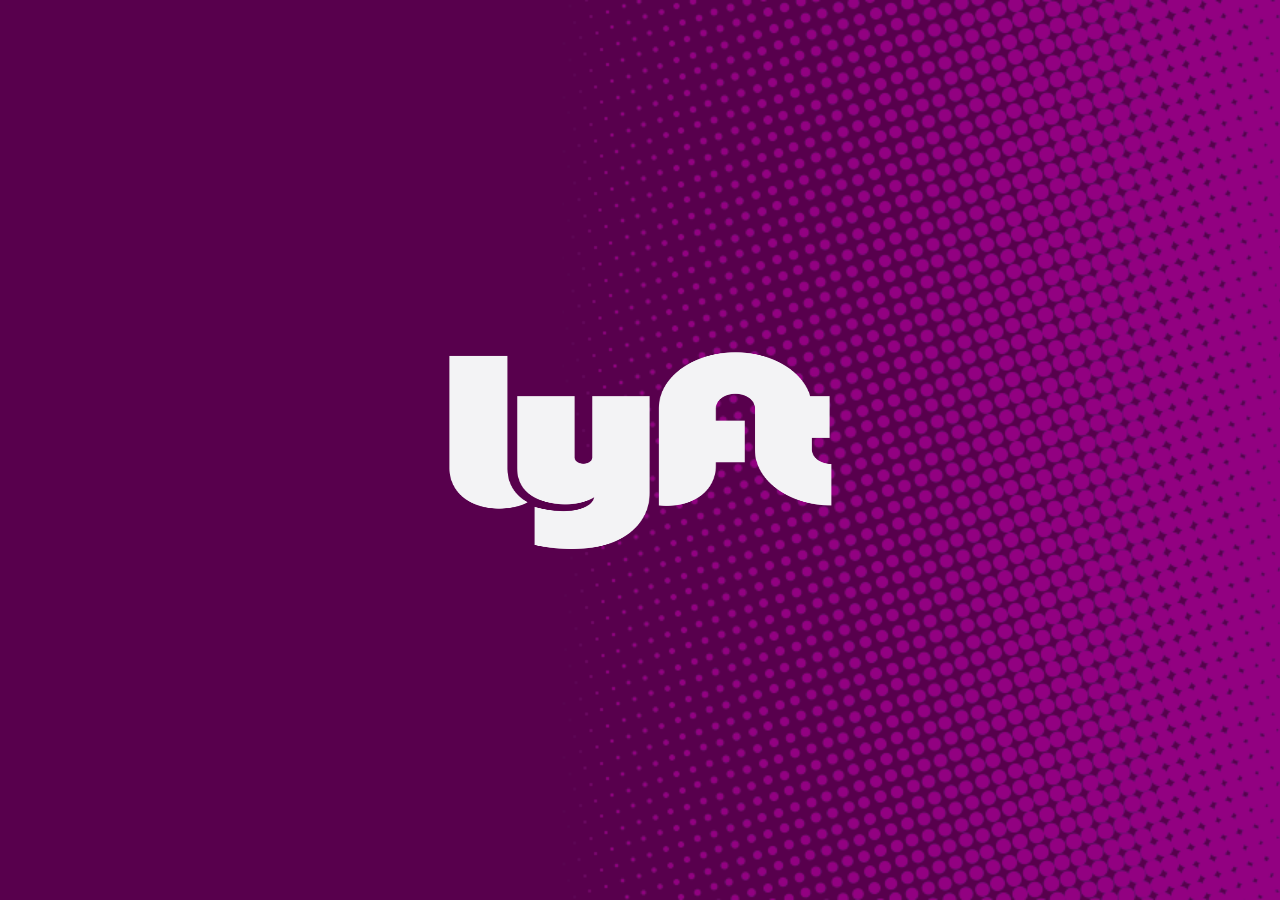
<file: index.html>
<!DOCTYPE html>
<html lang="es">
  <head>
    <meta charset="UTF-8">
    <meta name="viewport" content="width=device-width, initial-scale=1.0">
    <meta http-equiv="X-UA-Compatible" content="ie=edge">
    <title>Lyft</title>
    <link rel="stylesheet" href="css/materialize.min.css">
    <link href="http://fonts.googleapis.com/icon?family=Material+Icons" rel="stylesheet">
    <link rel="stylesheet" href="css/main.css">
  </head>
  <body>
    <div class="contenedor-logo">
      <img src="assets/img/logo-white.png" alt="logo" class="logo-blanco">
    </div>
    <script src="js/jquery-3.2.1.min.js"></script>
    <script src="js/materialize.min.js"></script>
    <script src="js/main.js"></script>
  </body>
</html>
</file>
<file: css/main.css>
html{
  margin: 0;
  height: 100vh;
  position: relative;
}

/*fondo morado*/
.contenedor-logo{
  position: absolute;
  background: url("../assets/img/fondo-degradado-morado.png");
  background-repeat: no-repeat;
  background-size: cover;
  height: 100%;
  width: 100%;
  display: flex;
  justify-content: center;
  align-items: center;
}

.logo-blanco{
  width: 30%;
  height: 22%;
}

.contenedor-gif{
  position: absolute;
  background: url("../assets/img/carritos.gif");
  background-repeat: no-repeat;
  background-position: center;
  background-size: cover;
  height: 100%;
  width: 100%;
  display: flex;
  flex-direction: column;
  justify-content: flex-end;
  align-items: flex-end;
}

.botones{
  display: flex;
  justify-content: space-around;
}

.waves-effect{
  margin: 10px;
}

a{
  background: rgba(187, 0, 176);
}

.btn-large{
  text-transform: none;
}

.login{
  background: rgba(0, 0, 0, 0);
}

.signup{
  background: rgba(103, 0, 177, 0.5);
}

/*sign up*/
nav{
  background: #fff;
  margin: -23px;
  height: 140px;
}

.nav-container{
  margin-top: -21px;
  width: 100%;
}

nav i.material-icons{
  font-size: 74px;
  color: #000;
  float: left;
  padding: 3px;
  margin-top: 33px;
  height: 100px;
}

.titulo-nav{
  display: flex;
  justify-content: center;
  align-content: center;
  padding-top: 21px;
  color: #000;
}

.titulo-parrafo{
  color: #000;
  margin-top: -37px;
}

/*footer{
  display: flex;
  justify-content: center;
  align-items: flex-end;
  flex-direction: row;

}*/

.lyft-button{
  display: flex;
  justify-content: center;
  align-items: center;
  height: 60px;
  color: #FFF;
  background-color: #F400B1;
  font-size: 16px;
}

/*poner nombre, apellido y email*/
.container-datos{
  padding: 30px;
}
</file>
